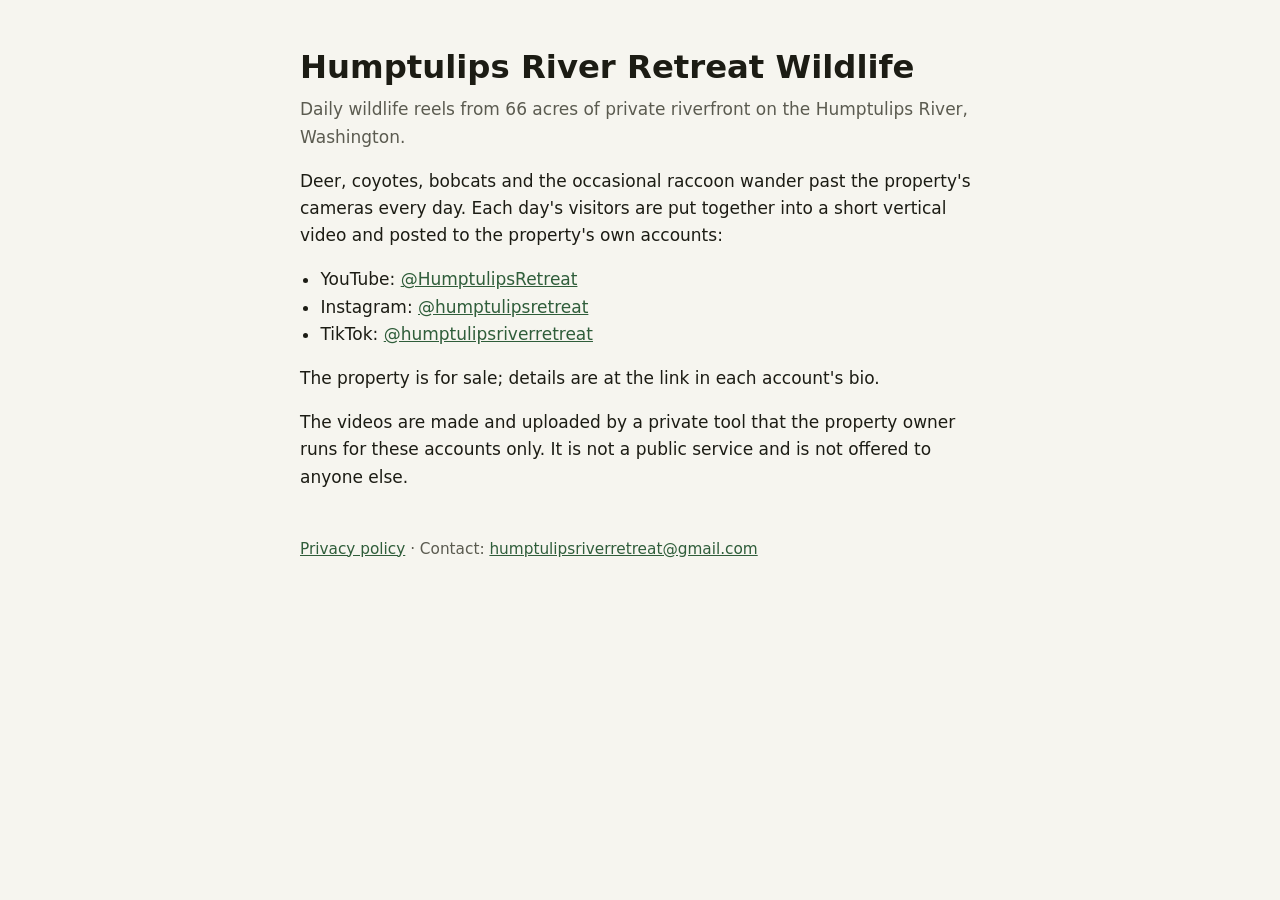
<file: index.html>
<!doctype html>
<html lang="en">
<head>
<meta charset="utf-8">
<meta name="viewport" content="width=device-width, initial-scale=1">
<title>Humptulips River Retreat Wildlife</title>
<meta name="description" content="Daily wildlife reels from the trail cameras at the Humptulips River Retreat.">
<link rel="stylesheet" href="style.css">
</head>
<body>
<main>
<h1>Humptulips River Retreat Wildlife</h1>
<p class="sub">Daily wildlife reels from 66 acres of private riverfront on the Humptulips River, Washington.</p>

<p>Deer, coyotes, bobcats and the occasional raccoon wander past the property's
cameras every day. Each day's visitors are put together into a short vertical
video and posted to the property's own accounts:</p>

<ul>
<li>YouTube: <a href="https://www.youtube.com/@HumptulipsRetreat">@HumptulipsRetreat</a></li>
<li>Instagram: <a href="https://www.instagram.com/humptulipsretreat/">@humptulipsretreat</a></li>
<li>TikTok: <a href="https://www.tiktok.com/@humptulipsriverretreat">@humptulipsriverretreat</a></li>
</ul>

<p>The property is for sale; details are at the link in each account's bio.</p>

<p>The videos are made and uploaded by a private tool that the property owner
runs for these accounts only. It is not a public service and is not offered
to anyone else.</p>

<footer>
<a href="privacy.html">Privacy policy</a> ·
Contact: <a href="mailto:humptulipsriverretreat@gmail.com">humptulipsriverretreat@gmail.com</a>
</footer>
</main>
</body>
</html>
</file>
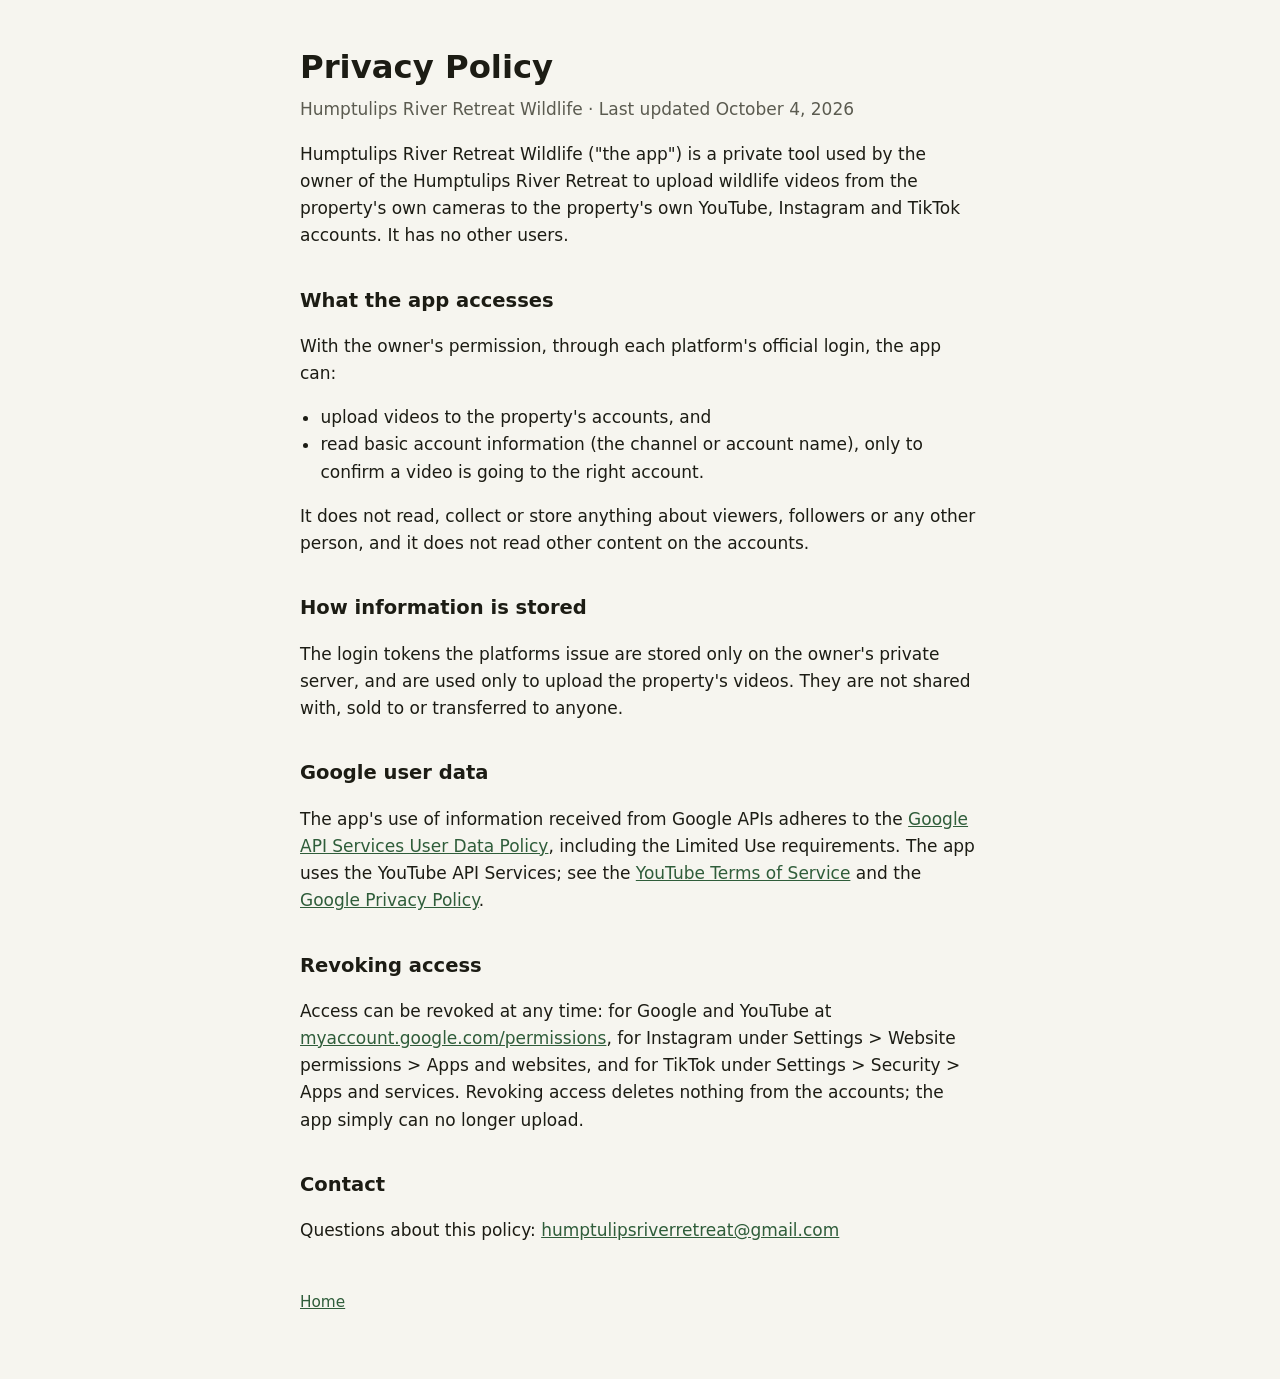
<file: privacy.html>
<!doctype html>
<html lang="en">
<head>
<meta charset="utf-8">
<meta name="viewport" content="width=device-width, initial-scale=1">
<title>Privacy Policy</title>
<meta name="description" content="Privacy policy for the Humptulips River Retreat wildlife video tool.">
<link rel="stylesheet" href="style.css">
</head>
<body>
<main>
<h1>Privacy Policy</h1>
<p class="sub">Humptulips River Retreat Wildlife · Last updated October 4, 2026</p>

<p>Humptulips River Retreat Wildlife ("the app") is a private tool used by the
owner of the Humptulips River Retreat to upload wildlife videos from the
property's own cameras to the property's own YouTube, Instagram and TikTok
accounts. It has no other users.</p>

<h2>What the app accesses</h2>
<p>With the owner's permission, through each platform's official login, the
app can:</p>
<ul>
<li>upload videos to the property's accounts, and</li>
<li>read basic account information (the channel or account name), only to
confirm a video is going to the right account.</li>
</ul>
<p>It does not read, collect or store anything about viewers, followers or
any other person, and it does not read other content on the accounts.</p>

<h2>How information is stored</h2>
<p>The login tokens the platforms issue are stored only on the owner's private
server, and are used only to upload the property's videos. They are not shared
with, sold to or transferred to anyone.</p>

<h2>Google user data</h2>
<p>The app's use of information received from Google APIs adheres to the
<a href="https://developers.google.com/terms/api-services-user-data-policy">Google
API Services User Data Policy</a>, including the Limited Use requirements. The app
uses the YouTube API Services; see the
<a href="https://www.youtube.com/t/terms">YouTube Terms of Service</a> and the
<a href="https://policies.google.com/privacy">Google Privacy Policy</a>.</p>

<h2>Revoking access</h2>
<p>Access can be revoked at any time: for Google and YouTube at
<a href="https://myaccount.google.com/permissions">myaccount.google.com/permissions</a>,
for Instagram under Settings &gt; Website permissions &gt; Apps and websites, and for
TikTok under Settings &gt; Security &gt; Apps and services. Revoking access deletes
nothing from the accounts; the app simply can no longer upload.</p>

<h2>Contact</h2>
<p>Questions about this policy:
<a href="mailto:humptulipsriverretreat@gmail.com">humptulipsriverretreat@gmail.com</a></p>

<footer><a href="index.html">Home</a></footer>
</main>
</body>
</html>
</file>
<file: style.css>
:root { --bg: #f6f5ef; --ink: #1c1c14; --muted: #5b5b50; --accent: #2f5d3a; }
@media (prefers-color-scheme: dark) { :root { --bg: #10160f; --ink: #ecebe2; --muted: #a8a89c; --accent: #8fc79b; } }
body { margin: 0; background: var(--bg); color: var(--ink);
       font: 17px/1.6 system-ui, -apple-system, "Segoe UI", sans-serif; }
main { max-width: 680px; margin: 0 auto; padding: 48px 16px 64px; }
h1 { font-size: 1.9em; line-height: 1.2; margin: 0 0 .3em; }
h2 { font-size: 1.15em; margin: 1.8em 0 .4em; }
.sub { color: var(--muted); margin-top: 0; }
a { color: var(--accent); }
ul { padding-left: 1.2em; }
footer { margin-top: 3em; color: var(--muted); font-size: .9em; }
</file>
